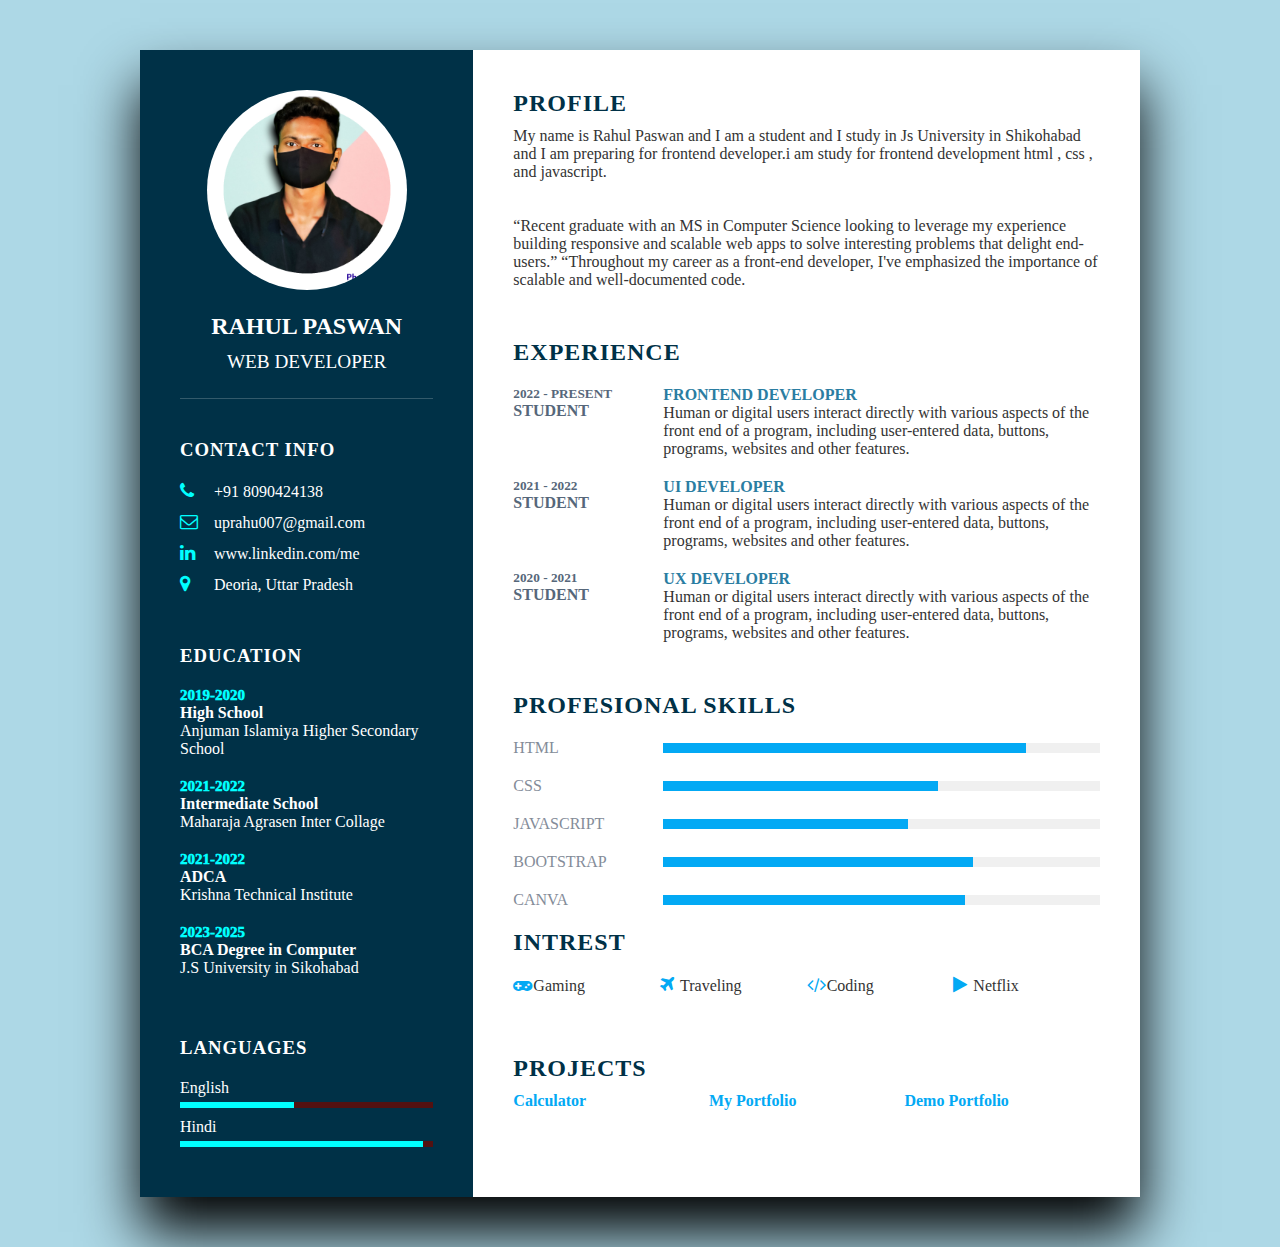
<file: c.v.html>
<!DOCTYPE html>
<html lang="en">

<head>
    <meta charset="UTF-8">
    <meta name="viewport" content="width=device-width, initial-scale=1.0">
    <title>C.V</title>
    <link rel="stylesheet" href="https://cdnjs.cloudflare.com/ajax/libs/font-awesome/4.7.0/css/font-awesome.css"
        integrity="sha512-5A8nwdMOWrSz20fDsjczgUidUBR8liPYU+WymTZP1lmY9G6Oc7HlZv156XqnsgNUzTyMefFTcsFH/tnJE/+xBg=="
        crossorigin="anonymous" referrerpolicy="no-referrer" />
    <link rel="stylesheet" href="c.v.css">
</head>

<body>
    <div class="container">


        <!---------Left Side Section Start ---------->


        <div class="left_side">
            <div class="profiletext">
                <div class="imgBx">
                    <img src="profile.png">
                </div>
                <h2>Rahul Paswan <br><span>Web Developer</span></h2>
            </div>
            <div class="contactInfo">
                <h3 class="title">Contact Info</h3>
                <ul>
                    <li>
                        <span class="icon"><i class="fa fa-phone" aria-hidden="true"></i></span>
                        <span class="text">+91 8090424138</span>
                    </li>
                </ul>
                <ul>
                    <li>
                        <span class="icon"><i class="fa fa-envelope-o" aria-hidden="true"></i></span>
                        <span class="text">uprahu007@gmail.com</span>
                    </li>
                </ul>
                <ul>
                    <li>
                        <span class="icon"><i class="fa fa-linkedin" aria-hidden="true"></i></span>
                        <span class="text">www.linkedin.com/me</span>
                    </li>
                </ul>
                <ul>
                    <li>
                        <span class="icon"><i class="fa fa-map-marker" aria-hidden="true"></i></span>
                        <span class="text">Deoria, Uttar Pradesh</span>
                    </li>
                </ul>
            </div>
            <!---------Education Section Start ---------->
            <div class="contactInfo education">
                <h3 class="title">Education</h3>
                <ul>
                    <li>
                        <h5>2019-2020</h5>
                        <h4>High School</h4>
                        <h4>Anjuman Islamiya Higher Secondary School</h4>
                    </li>
                    <li>
                        <h5>2021-2022</h5>
                        <h4>Intermediate School</h4>
                        <h4>Maharaja Agrasen Inter Collage</h4>
                    </li>
                    <li>
                        <h5>2021-2022</h5>
                        <h4>ADCA</h4>
                        <h4>Krishna Technical Institute</h4>
                    </li>
                    <li>
                        <h5>2023-2025</h5>
                        <h4>BCA Degree in Computer</h4>
                        <h4>J.S University in Sikohabad</h4>
                    </li>
                </ul>
            </div>


            <!---------Education Section End ---------->

            <!---------language Section Start ---------->

            <div class="contactInfo language">
                <h3 class="title">Languages</h3>
                <ul>
                    <li>
                        <span class="text">English</span>
                        <span class="percent">
                            <div style="
                                width: 45%;"></div>
                        </span>
                    </li>
                    <li>
                        <span class="text">Hindi</span>
                        <span class="percent">
                            <div style="width: 96%;"></div>
                        </span>
                    </li>
                </ul>
            </div>
        </div>
        <!---------language Section End ---------->

        <!---------Left Side Section End ---------->

        <!---------Right Side Section Start ---------->
        <div class="right_side">
            <div class="about">
                <h2 class="title2">Profile</h2>
                <p>My name is Rahul Paswan and I am a student and I study in Js University in Shikohabad and I am preparing for frontend developer.i am study for frontend development html , css , and javascript.
                    <br>
                    <br>
                    <br>
                    “Recent graduate with an MS in Computer Science looking to leverage my experience building responsive and scalable web apps to solve interesting problems that delight end-users.” “Throughout my career as a front-end developer, I've emphasized the importance of scalable and well-documented code.</p>
            </div>
            <div class="about">
                <h2 class="title2">Experience</h2>
                <div class="box">
                    <div class="year_company">
                        <h5>2022 - Present</h5>
                        <h4>Student</h4>
                    </div>
                    <div class="text">
                        <h4> Frontend Developer</h4>
                        <p>Human or digital users interact directly with various aspects of the front end of a program, including user-entered data, buttons, programs, websites and other features.</p>
                    </div>
                </div>
                <div class="box">
                    <div class="year_company">
                        <h5>2021 - 2022</h5>
                        <h4>Student</h4>
                    </div>
                    <div class="text">
                        <h4>UI Developer</h4>
                        <p>Human or digital users interact directly with various aspects of the front end of a program, including user-entered data, buttons, programs, websites and other features.</p>
                    </div>
                </div>
                <div class="box">
                    <div class="year_company">
                        <h5>2020 - 2021</h5>
                        <h4>Student</h4>
                    </div>
                    <div class="text">
                        <h4>UX Developer</h4>
                        <p>Human or digital users interact directly with various aspects of the front end of a program, including user-entered data, buttons, programs, websites and other features.</p>
                    </div>
                </div>
            </div>

            <div class="about skills">
                <h2 class="title2">Profesional Skills</h2>
                <div class="box">
                    <h4>HTML</h4>
                    <div class="percent">
                        <div style="width: 83%;"></div>
                    </div>
                </div>
                <div class="box">
                    <h4>CSS</h4>
                    <div class="percent">
                        <div style="width: 63%;"></div>
                    </div>
                </div>
                <div class="box">
                    <h4>JAVASCRIPT</h4>
                    <div class="percent">
                        <div style="width: 56%;"></div>
                    </div>
                </div>
                <div class="box">
                    <h4>BOOTSTRAP</h4>
                    <div class="percent">
                        <div style="width: 71%;"></div>
                    </div>
                </div>
                <div class="box">
                    <h4>CANVA</h4>
                    <div class="percent">
                        <div style="width: 69%;"></div>
                    </div>
                </div>

                <div class="about intrest">
                    <h2 class="title2">Intrest</h2>
                    <ul>
                        <li><i class="fa fa-gamepad" aria-hidden="true"></i>Gaming</li>
                        <li><i class="fa fa-plane" aria-hidden="true"></i>Traveling</li>
                        <li><i class="fa fa-code" aria-hidden="true"></i>Coding</li>
                        <li><i class="fa fa-play" aria-hidden="true"></i>Netflix</li>
                    </ul>
                </div>
                
            <div class="project">
                <h2 class="title2">projects</h2>
                <ul>
                    <li><a href="https://rahulpaswandeoria.github.io/calculator/">Calculator</a></li>
                    <li><a href="https://rahulpaswandeoria.github.io/demoportfolio/ithub.io/calculator/">My Portfolio</a></li>
                    <li><a href="https://rahulpaswandeoria.github.io/rahulpaswan/"> Demo Portfolio</a></li>
                </ul>
                
            </div>
        </div>


    
    <!---------Right Side Section Start ---------->
</body>

</html>
</file>
<file: c.v.css>
*{
    margin: 0%;
    padding: 0%;
}
body{
    background: lightblue;
    display: flex;
    justify-content: center;
    align-items: center;
    min-height: 100vh;
}
.container{
    position: relative;
    width: 100%;
    max-width: 1000px;
    min-height: 1000px;
    margin: 50px;
    background: #fff;
    display: grid;
    grid-template-columns: 1fr 2fr;
    box-shadow: 0 35px 55px rgba(0, 0, 0, 1);
}
.container .left_side{
    position: relative;
    background: #003147;
    padding: 40px;
}

.profiletext{
    position: relative;
    display: flex;
    flex-direction: column;
    align-items: center;
    padding-bottom: 20px;
    border-bottom: 1px solid rgba(255, 255, 255, 0.2);
}
.profiletext .imgBx{
    position: relative;
    width: 200px;
    height: 200px;
    border-radius: 50%;
    overflow: hidden;
}
.profiletext .imgBx img{
    position: absolute;
    top: 0;
    left: 0;
    width: 100%;
    height: 100%;
    object-fit: cover;
}
.profiletext h2{
    color: #fff;
    font-size: 1.5em;
    margin-top: 20px;
    text-transform: uppercase;
    text-align: center;
    font-weight: 600;
    line-height: 1.4em;
}
.profiletext h2 span{
    font-size: 0.8em;
    font-weight: 300;
}

.contactInfo{
    padding-top: 40px;

}
.title{
    color: #fff;
    text-transform: uppercase;
    font-weight: 600;
    letter-spacing: 1px;
    margin-bottom: 20px;
}
.contactInfo ul{

    position: relative;
}
.contactInfo ul li{
    position: relative;
    list-style: none;
    margin: 10px 0;
    cursor: pointer;
}
.contactInfo ul li .icon{
    display: inline-block;
    width: 30px;
    font-size: 18px;
    color: #0fff;
}
.contactInfo ul li span{
    color: #fff;
    font-weight: 300;
}
.contactInfo.education li{
    margin-bottom: 20px;
}
.contactInfo.education h5{
    color: #0fff;
    font-size: 15px;
    font-weight: 1000;
}
.contactInfo.education h4:nth-child(2){
    color: white;
    font-weight: 800;
}
.contactInfo.education h4{
    color: white;
    font-weight: 300;
}
.contactInfo.language .percent{
    position: relative;
    width: 100%;
    height: 6px;
    display: block;
    background: rgb(83, 17, 17);
    margin-top: 5px;
}
.contactInfo.language .percent div{
    position: absolute;
    top: 0;
    left: 0;
    height: 100%;
    background: #0fff;
}

.container .right_side{
    position: relative;
    background: #fff;
    padding: 40px;
}
.about{
    margin-bottom: 50px;
}
.about:last-child{
    margin-bottom: 0;
}
.title2{
    color: #003147;
    text-transform: uppercase;
    letter-spacing: 1px;
    margin-bottom: 10px;
}
p{
    color: #333;
    font-weight: 400;
}
.about .box{
    display: flex;
    flex-direction: row;
    margin: 20px 0;
}
.about .box .year_company{
    min-width: 150px;
}
.about .box .year_company h5{
    text-transform: uppercase;
    color: #56677a;
    font-weight: 600;
}
.about .box .year_company h4{
    text-transform: uppercase;
    color: #56677a;
    font-weight: 600;
}
.about .box .text h4{
    text-transform: uppercase;
    color: #2a7da2;
}
.skills .box{
    position: relative;
    width: 100%;
    display: grid;
    grid-template-columns: 150px 1fr;
    justify-content: center;
    align-items: center;
}
.skills .box h4{
    text-transform: uppercase;
    color: #848c99;
    font-weight: 500;
}
.skills .box .percent{
    position: relative;
    width: 100%;
    height: 10px;
    background: #f0f0f0;
}
.skills .box .percent div{
    position: relative;
    top: 0;
    left: 0;
    height: 100%;
    background: #03a9f4;
}
.intrest ul{
    display: grid;
    grid-template-columns: repeat(4,1fr);
}
.intrest ul li{
    list-style: none;
    color: #333;
    font-weight: 500;
    margin: 10px 0;
}
.intrest ul li .fa{
    color: #03a9f4;
    font-size: 18px;
    width: 20px;
}


.project ul{
    display: grid;
    grid-template-columns: repeat(3,1fr);
}
.project ul li {
    list-style: none;
    font-weight: 600;
}
.project ul li a{
    text-decoration: none;
    color: #03a9f4;
    
}


@media (max-width: 1000px){
    .container{
        margin: 10px;
        grid-template-columns: repeat(1,1fr);
    }
    .intrest ul{
        grid-template-columns: repeat(1,1fr);
    }
    .skills .box{
        grid-template-columns: repeat(1,1fr);
    }
}

@media (max-width: 600px){
    .about .box{
        flex-direction: column;
    }
    .about .box .year_company{
        margin-bottom: 5PX;
    }
}
</file>
